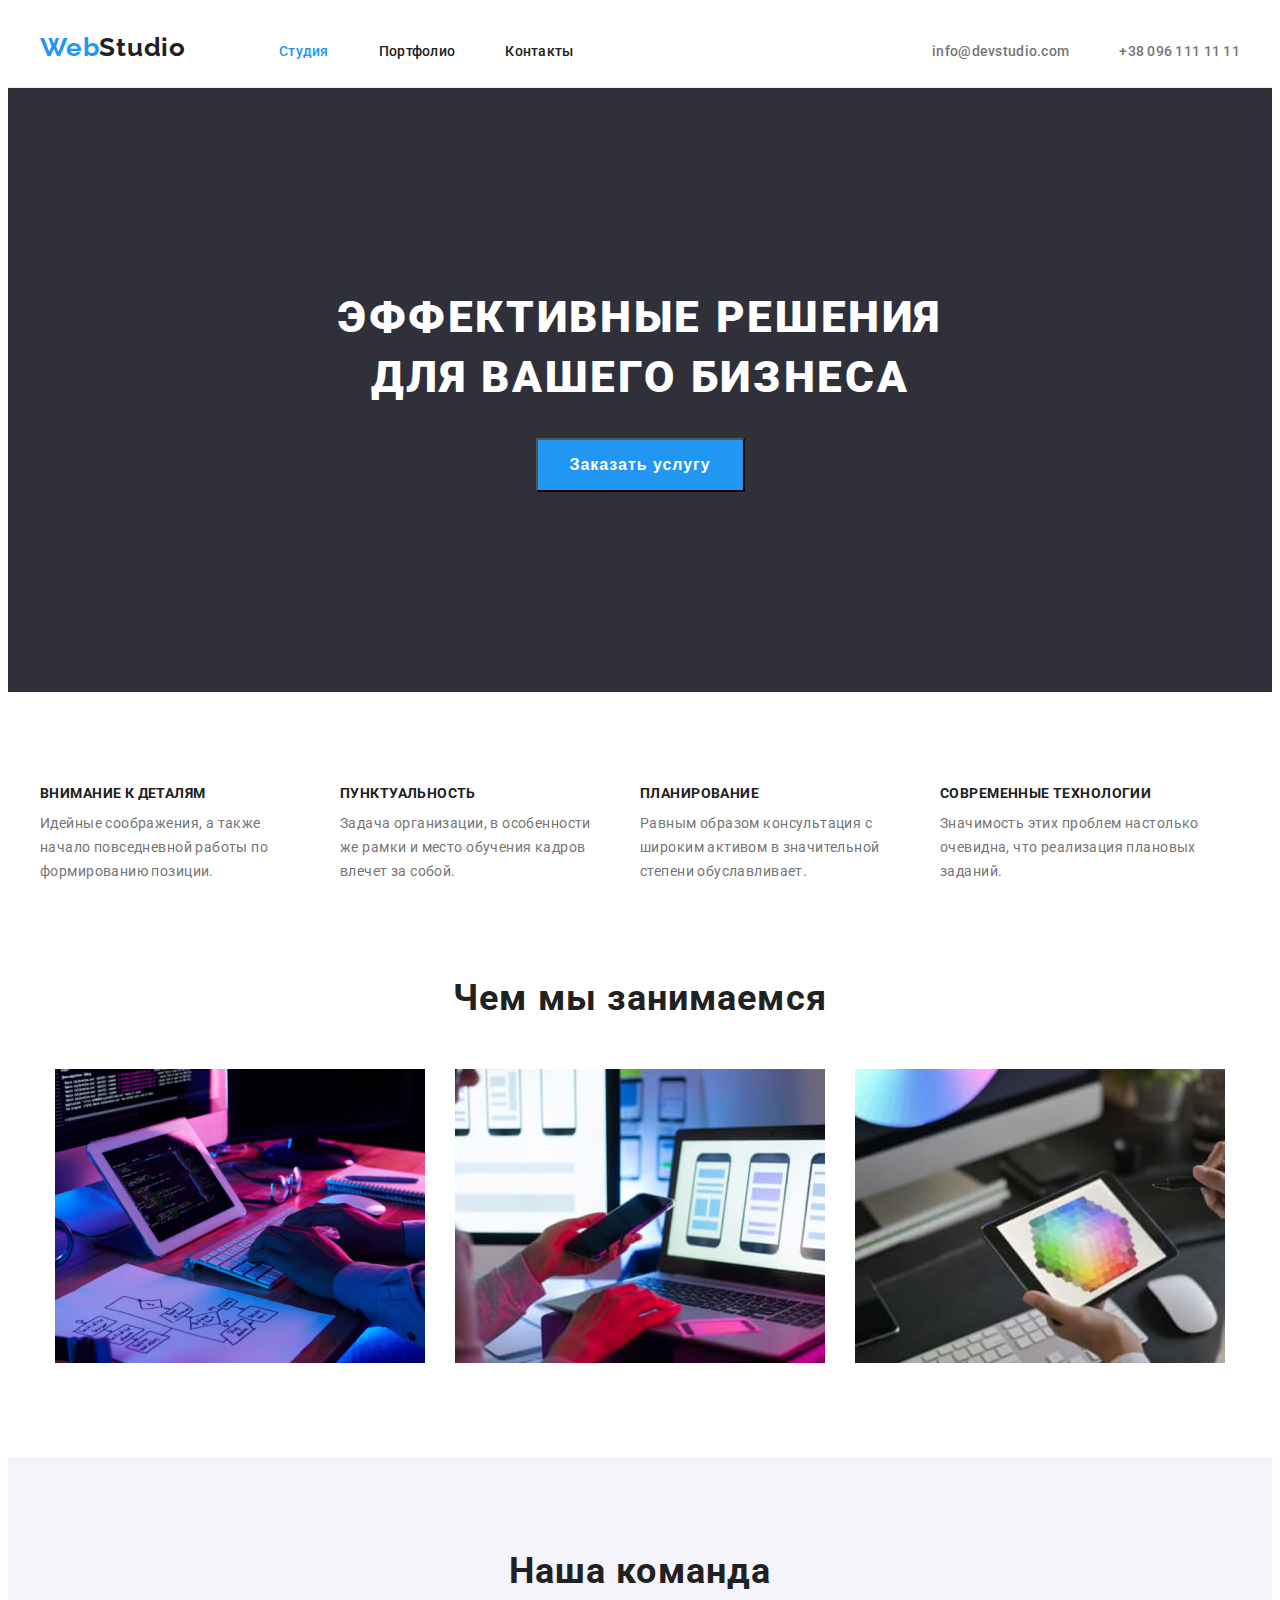
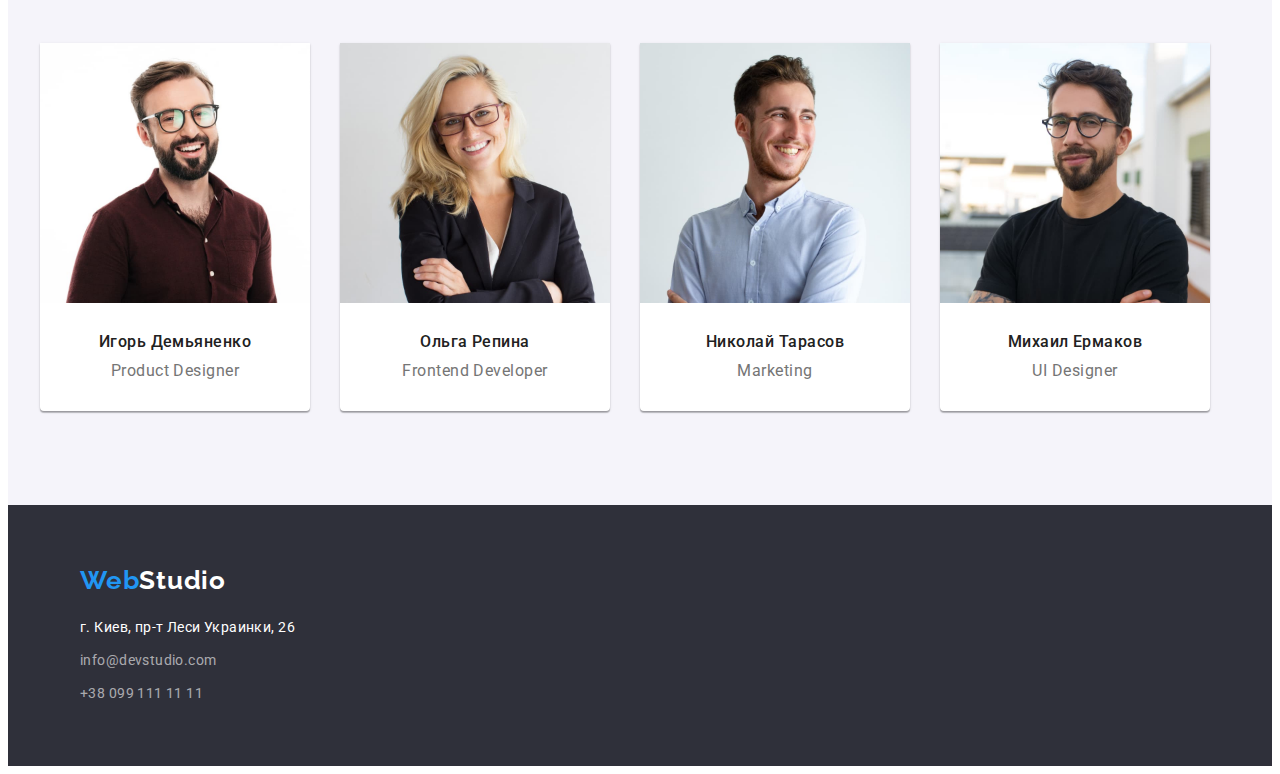
<file: index.html>
<!DOCTYPE html>
<html lang="ru">

<head>
    <meta charset="UTF-8">
    <meta http-equiv="X-UA-Compatible" content="IE=edge">
    <meta name="viewport" content="width=device-width, initial-scale=1.0">
    <title>Web Studio</title>
    <!-- Custom styles start -->
    <link rel="stylesheet" href="./CSS/styles.css">
    <!-- Custom styles end -->
    <!-- fonts start -->
    <link rel="preconnect" href="https://fonts.googleapis.com">
    <link rel="preconnect" href="https://fonts.gstatic.com" crossorigin>
    <link
        href="https://fonts.googleapis.com/css2?family=Raleway:wght@700&family=Roboto:wght@400;500;700;900&display=swap"
        rel="stylesheet">
    <!-- fonts end-->
    <!-- Normalizer start -->
    <link rel="stylesheet" href="https://cdnjs.cloudflare.com/ajax/libs/modern-normalize/1.1.0/modern-normalize.min.css"
        integrity="sha512-wpPYUAdjBVSE4KJnH1VR1HeZfpl1ub8YT/NKx4PuQ5NmX2tKuGu6U/JRp5y+Y8XG2tV+wKQpNHVUX03MfMFn9Q=="
        crossorigin="anonymous" referrerpolicy="no-referrer" />
    <!-- Normalizer end -->
</head>

<body>
    <!-- Секція Шапка -->
    <header class="header">
        <div class="container header-container">
            <a class="logo header-logo link" href="./index.html">Web<span class="header-span">Studio</span></a>
            <nav class="nav-header">
                <ul class="header-list list">
                    <li class="header-list-item">
                        <a class="link header-link current" href="index.html">Студия</a>
                    </li>
                    <li class="header-list-item">
                        <a class="link header-link" href="portfolio.html">Портфолио</a>
                    </li>
                    <li class="header-list-item">
                        <a class="link header-link" href="Контакты">Контакты</a>
                    </li>
                </ul>
            </nav>
            <ul class="contact-list list">
                <li>
                    <a class="link header-contact-mail" href="mailto:info@devstudio.com">info@devstudio.com</a>
                </li>
                <li>
                    <a class="link header-contact-tel" href="tel:+380961111111">+38 096 111 11 11</a>
                </li>
            </ul>

        </div>
    </header>
    <!-- Основний контент -->
    <main>
        <!-- Герой -->
        <section class="hero">
            <div class="container">
                <h1 class="hero-title">
                    Эффективные решения для вашего бизнеса
                </h1>
                <button type="button" class="btn hero-btn">Заказать услугу</button>
            </div>
        </section>
        <!-- Переваги сайту -->
        <section class="benefits">
            <div class="container">
                <ul class="benefits-list list">
                    <li class="link benefits-link">
                        <h3 class="benefits-title">Внимание к деталям</h3>
                        <p class="text benefits-text">
                            Идейные соображения, а также начало повседневной работы по формированию позиции.
                        </p>
                    </li>

                    <li class="link benefits-link">
                        <h3 class="benefits-title">Пунктуальность</h3>
                        <p class="text benefits-text">
                            Задача организации, в особенности же рамки и место обучения кадров влечет за собой.
                        </p>
                    </li>

                    <li class="link benefits-link">
                        <h3 class="benefits-title">Планирование</h3>
                        <p class="text benefits-text">
                            Равным образом консультация с широким активом в значительной степени обуславливает.
                        </p>
                    </li>

                    <li class="link benefits-link">
                        <h3 class="benefits-title">Современные технологии</h3>
                        <p class="text benefits-text">
                            Значимость этих проблем настолько очевидна, что реализация плановых заданий.
                        </p>
                    </li>

                </ul>
            </div>
        </section>
        <!-- Чим ми займаємось -->
        <section class="about">
            <div class="container">
                <h2 class="title about-title">
                    Чем мы занимаемся
                </h2>
                <ul class="about-list list">
                    <li class="photo about-photo"><img src="./images/page1/body/main/what_we_are_doing/img.jpg"
                            alt="верстка" width="370" height="294"></li>
                    <li class="photo about-photo"><img src="./images/page1/body/main/what_we_are_doing/img1.jpg"
                            alt="дизайн" width="370" height="294"></li>
                    <li class="photo about-photo"><img src="./images/page1/body/main/what_we_are_doing/img3.jpg"
                            alt="зовнішнє оформлення" width="370" height="294"></li>
                </ul>
            </div>
        </section>
        <!-- Наша команда -->
        <section class="team">
            <div class="container">
                <h2 class="title team-title">
                    Наша команда
                </h2>
                <ul class="team-list list">
                    <li class="workers">
                        <img src="./images/page1/body/main/about_team/img4.jpg" alt="працівник 1" width="270"
                            height="260">
                        <div class="workers-container">
                            <h3 class="workers-name">Игорь Демьяненко</h3>
                            <p class="workers-descr" lang="en"> Product Designer</p>
                        </div>
                    </li>
                    <li class="workers">
                        <img src="./images/page1/body/main/about_team/img5.jpg" alt="працівник 2" width="270"
                            height="260">
                        <div class="workers-container">
                            <h3 class="workers-name">Ольга Репина</h3>
                            <p class="workers-descr" lang="en">Frontend Developer</p>
                        </div>
                    </li>
                    <li class="workers">
                        <img src="./images/page1/body/main/about_team/img6.jpg" alt="працівник 3" width="270"
                            height="260">
                        <div class="workers-container">
                            <h3 class="workers-name">Николай Тарасов</h3>
                            <p class="workers-descr" lang="en">Marketing</p>
                        </div>
                    </li>
                    <li class="workers">
                        <img src="./images/page1/body/main/about_team/img7.jpg" alt="працівник 4" width="270"
                            height="260">
                        <div class="workers-container">
                            <h3 class="workers-name">Михаил Ермаков</h3>
                            <p class="workers-descr" lang="en">UI Designer</p>
                        </div>
                    </li>
                </ul>
            </div>
        </section>
    </main>
    <!-- Секція футер-->
    <footer class="footer">
        <div class="container">
            <div class="footer-bg">
                <a class="footer-logo" href="./index.html">Web<span class="footer-span">Studio</span></a>
                <address class="address">
                    <ul class="address-list list">
                        <li class="address-descr"><a class="link address-loc" href="https://bit.ly/3pXMvUd"
                                target="_blank" rel="noopener noreferrer">
                                г. Киев, пр-т Леси Украинки, 26</a></li>
                        <li class="address-descr"><a class="link address-info"
                                href="mailto:info@devstudio.com">info@devstudio.com</a></li>
                        <li class="address-descr"><a class="link address-info" href="tel:+380991111111">+38 099 111 11
                                11</a></li>
                    </ul>
                </address>
            </div>
        </div>
    </footer>
</body>

</html>
</file>
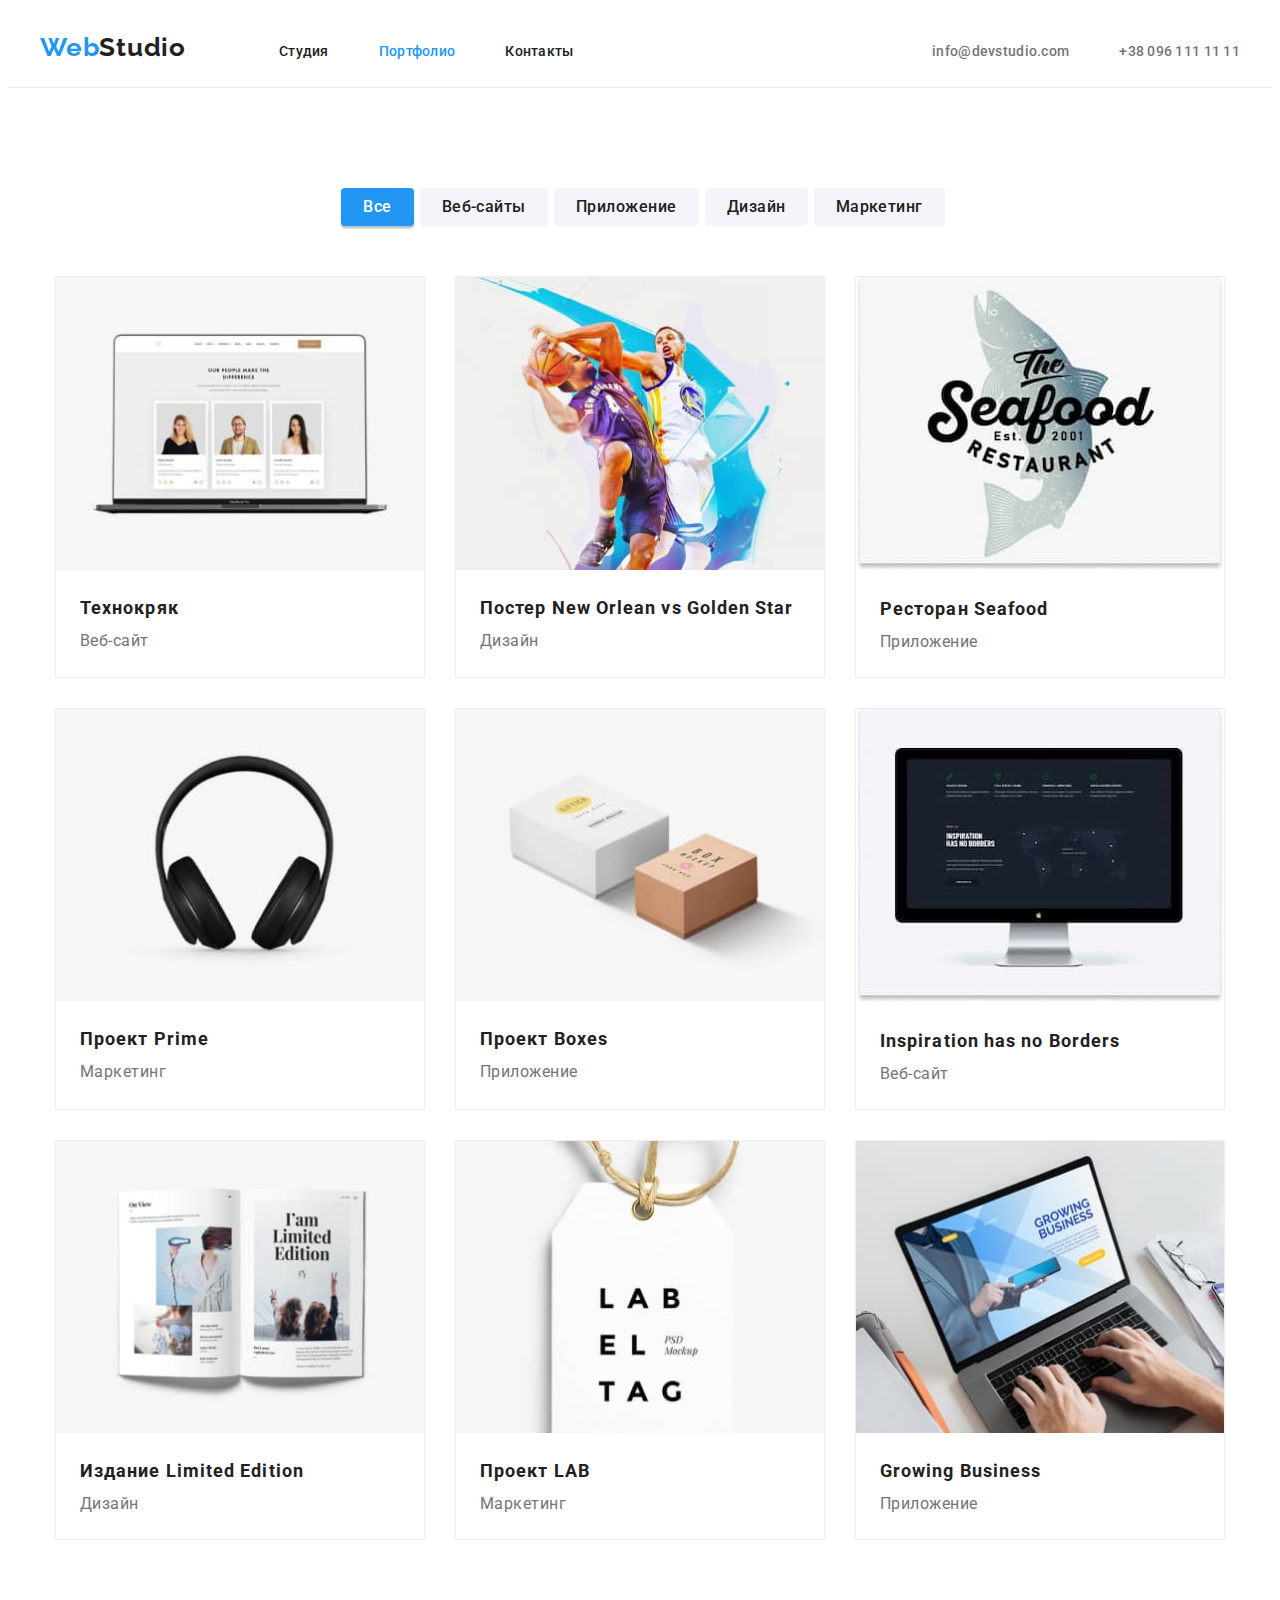
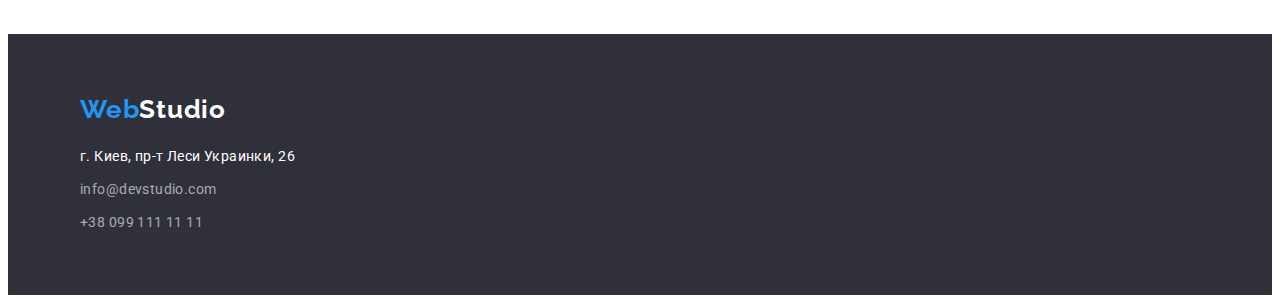
<file: portfolio.html>
<!DOCTYPE html>
<html lang="ru">

<head>
    <meta charset="UTF-8">
    <meta http-equiv="X-UA-Compatible" content="IE=edge">
    <meta name="viewport" content="width=device-width, initial-scale=1.0">
    <title>Web Studio</title>
    <!-- custom styles start -->
    <link rel="stylesheet" href="./CSS/styles.css">
    <!-- custom styles end -->
    <!-- fonts start -->
    <link rel="preconnect" href="https://fonts.googleapis.com">
    <link rel="preconnect" href="https://fonts.gstatic.com" crossorigin>
    <link
        href="https://fonts.googleapis.com/css2?family=Raleway:wght@700&family=Roboto:wght@400;500;700;900&display=swap"
        rel="stylesheet">
    <!-- fonts end-->
    <!--Normalizer start -->
    <link rel="stylesheet" href="https://cdnjs.cloudflare.com/ajax/libs/modern-normalize/1.1.0/modern-normalize.min.css"
        integrity="sha512-wpPYUAdjBVSE4KJnH1VR1HeZfpl1ub8YT/NKx4PuQ5NmX2tKuGu6U/JRp5y+Y8XG2tV+wKQpNHVUX03MfMFn9Q=="
        crossorigin="anonymous" referrerpolicy="no-referrer" />
    <!-- Normalizer end -->
</head>

<body>

    <header class="header">
        <div class="container header-container">
            <a class="logo header-logo link" href="./index.html">Web<span class="header-span">Studio</span></a>
            <nav class="nav-header">
                <ul class="header-list list">
                    <li class="header-list-item">
                        <a class="link header-link" href="index.html">Студия</a>
                    </li>
                    <li class="header-list-item">
                        <a class="link header-link current" href="portfolio.html">Портфолио</a>
                    </li>
                    <li class="header-list-item">
                        <a class="link header-link" href="Контакты">Контакты</a>
                    </li>
                </ul>
            </nav>
            <ul class="contact-list list">
                <li>
                    <a class="link header-contact-mail" href="mailto:info@devstudio.com">info@devstudio.com</a>
                </li>
                <li>
                    <a class="link header-contact-tel" href="tel:+380961111111">+38 096 111 11 11</a>
                </li>
            </ul>

        </div>
    </header>

    <main>
        <section class="main-content">
            <div class="container">
                <ul class="btns-container">
                    <li class="btns-list">
                        <button class="nav-btns current-btn" type="button">Все</button>
                    </li>
                    <li>
                        <button class="nav-btns" type="button">Веб-сайты</button>
                    </li>
                    <li>
                        <button class="nav-btns" type="button">Приложение</button>
                    </li>
                    <li>
                        <button class="nav-btns" type="button">Дизайн</button>
                    </li>
                    <li>
                        <button class="nav-btns" type="button">Маркетинг</button>
                    </li>
                </ul>

                <ul class="photo-container">
                    <li class="photo-list list">
                        <img src="./images/page2/img1.jpg" alt="">
                        <div class="descr-container">
                            <h3 class="photo-title">Технокряк</h3>
                            <p class="photo-descr">Веб-сайт</p>
                        </div>
                    </li>

                    <li class="photo-list list">
                        <img src="./images/page2/img2.jpg" alt="">
                        <div class="descr-container">
                            <h3 class="photo-title">Постер New Orlean vs Golden Star</h3>
                            <p class="photo-descr">Дизайн</p>
                        </div>
                    </li>

                    <li class="photo-list list">
                        <img src="./images/page2/img3.jpg" alt="">
                        <div class="descr-container">
                            <h3 class="photo-title">Ресторан Seafood</h3>
                            <p class="photo-descr">Приложение</p>
                        </div>
                    </li>

                    <li class="photo-list list">
                        <img src="./images/page2/img4.jpg" alt="">
                        <div class="descr-container">
                            <h3 class="photo-title">Проект Prime</h3>
                            <p class="photo-descr">Маркетинг</p>
                        </div>
                    </li>

                    <li class="photo-list list">
                        <img src="./images/page2/img5.jpg" alt="">
                        <div class="descr-container">
                            <h3 class="photo-title">Проект Boxes</h3>
                            <p class="photo-descr">Приложение</p>
                        </div>
                    </li>

                    <li class="photo-list list">
                        <img src="./images/page2/img6.jpg" alt="">
                        <div class="descr-container">
                            <h3 class="photo-title">Inspiration has no Borders</h3>
                            <p class="photo-descr">Веб-сайт</p>
                        </div>
                    </li>

                    <li class="photo-list list">
                        <img src="./images/page2/img7.jpg" alt="">
                        <div class="descr-container">
                            <h3 class="photo-title">Издание Limited Edition</h3>
                            <p class="photo-descr">Дизайн</p>
                        </div>
                    </li>

                    <li class="photo-list list">
                        <img src="./images/page2/img8.jpg" alt="">
                        <div class="descr-container">
                            <h3 class="photo-title">Проект LAB</h3>
                            <p class="photo-descr">Маркетинг</p>
                        </div>
                    </li>

                    <li class="photo-list list">
                        <img src="./images/page2/img9.jpg" alt="">
                        <div class="descr-container">
                            <h3 class="photo-title">Growing Business</h3>
                            <p class="photo-descr">Приложение</p>
                        </div>
                    </li>
                </ul>
            </div>
        </section>

    </main>

    <footer class="footer">
        <div class="container">
            <div class="footer-bg">
                <a class="footer-logo" href="./index.html">Web<span class="footer-span">Studio</span></a>
                <address class="address">
                    <ul class="address-list list">
                        <li class="address-descr"><a class="link address-loc" href="https://bit.ly/3pXMvUd"
                                target="_blank" rel="noopener noreferrer">
                                г. Киев, пр-т Леси Украинки, 26</a></li>
                        <li class="address-descr"><a class="link address-info"
                                href="mailto:info@devstudio.com">info@devstudio.com</a></li>
                        <li class="address-descr"><a class="link address-info" href="tel:+380991111111">+38 099 111 11
                                11</a></li>
                    </ul>
                </address>
            </div>
        </div>
    </footer>

</body>


</html>
</file>
<file: CSS/styles.css>
:root {
    /* fonts */
    --main-font: *Roboto*;
    --secondaty-font:
        font-family: 'Raleway', sans-serif;
    font-family: 'Roboto', sans-serif;

    /* text color*/
    --main-color: #212121;
    --second-color: #757575;
    --third-color: #2196F3;

    /*bg-color*/
    --bg-color-one: #2F303A;
    --bg-color-second: #2196F3;
    /*others */
}

/* COOMON STYLES START */

body {
    font-family: 'Roboto';
    font-style: normal;
}

/* Reset */
h1,
h2,
h3,
h4,
p {
    margin: 0px;
}

img {
    display: block;
    max-width: 100%;
    height: auto;
}

/*reset*/

.link {
    text-decoration: none;

}

.list {
    list-style: none;
    display: flex;
    font-family: 'Roboto';
    font-style: normal;
    margin: 0px;
}

/* COOMON STYLES END */
.header {
    padding-top: 24px;
    padding-bottom: 24px;
    border-bottom: 1px solid #ECECEC;
}

.header-container {
    display: flex;
    align-items: baseline;
    justify-content: center;
}

.header-logo {
    font-family: 'Raleway';
    font-weight: 700;
    font-size: 26px;
    line-height: 1.2;
    letter-spacing: 0.03em;
    color: var(--third-color);
    display: flex;
    margin-right: 93px;

}

.header-span {
    color: var(--main-color)
}

.header-list {
    padding-left: 0px;
}

.header-list-item:not(:last-child) {
    margin-right: 50px;
}

.contact-list {
    margin-left: auto;
}

.header-link {
    color: var(--main-color);
    font-weight: 500;
    font-size: 14px;
    line-height: 1.14;
    letter-spacing: 0.02em;
}

.current {
    color: #2196F3
}

.header-contact-tel {
    color: var(--second-color);
    font-weight: 500;
    font-size: 14px;
    line-height: 1.14;
    letter-spacing: 0.02em;
    margin-left: 50px;
}

.header-contact-mail {
    font-family: 'Roboto';
    font-style: normal;
    font-weight: 500;
    font-size: 14px;
    line-height: 1.14;
    letter-spacing: 0.02em;
    color: #757575;
}

.link:active {
    color: var(--third-color);
}

.header-link:hover,
.header-link:focus {
    font-weight: 500;
    font-size: 14px;
    line-height: 1.14;
    letter-spacing: 0.02em;
    color: #188CE8;
}

.hero {
    background-color: var(--bg-color-one);
    padding-top: 200px;
    padding-bottom: 200px;
    display: flex;
    flex-direction: column;
    align-items: center;
    justify-content: center;
}

.hero-title {
    font-family: 'Roboto';
    font-style: normal;
    width: 696px;
    font-weight: 900;
    font-size: 44px;
    line-height: 1.36;
    text-align: center;
    letter-spacing: 0.06em;
    text-transform: uppercase;
    color: #FFFFFF;
    margin-left: auto;
    margin-right: auto;
    margin-bottom: 30px;
}

.hero-btn {
    background-color: var(--bg-color-second);
    color: #FFFFFF;
    font-weight: 700;
    font-size: 16px;
    line-height: 1.87;
    letter-spacing: 0.06em;
    margin-left: auto;
    margin-right: auto;
    padding: 10px 32px;
    display: flex;
}

.benefits {
    padding: 94px 0px;
}

.benefits-list {
    display: flex;
    padding-left: 0px;
}

.benefits-link {
    padding-right: 30px;
}

.benefits-title {
    font-weight: 700;
    font-size: 14px;
    line-height: 1.14;
    letter-spacing: 0.03em;
    text-transform: uppercase;
    color: var(--main-color);
    margin-bottom: 10px;
}

.benefits-text {
    font-weight: 400;
    font-size: 14px;
    line-height: 1.71;
    letter-spacing: 0.03em;
    color: var(--second-color);
    width: 270px;
}

.about {
    padding-bottom: 94px;
    display: flex;
    justify-content: center;
    flex-direction: column;
}

.about-title {
    font-weight: 700;
    font-size: 36px;
    line-height: 1.16;
    text-align: center;
    letter-spacing: 0.03em;
    color: var(--main-color);
    margin-bottom: 50px;
}

.about-photo {
    display: flex;
    align-items: center;
    flex-direction: column;
}

.about-photo:not(:last-child) {
    padding-right: 30px;
}

.about-list {
    display: flex;
    justify-content: center;
    padding-left: 0px;
}

.team {
    padding: 94px 0px;
    background: #F5F4FA;
    display: flex;
    align-items: center;
    justify-content: center;
    flex-direction: column;
}

.team-title {
    font-weight: 700;
    font-size: 36px;
    line-height: 1.16;
    text-align: center;
    letter-spacing: 0.03em;
    color: var(--main-color);
    margin-bottom: 50px;
}

.team-list {
    display: flex;
    padding-left: 0px;
}

.workers {
    background: #FFFFFF;
    box-shadow: 0px 1px 3px rgba(0, 0, 0, 0.12), 0px 1px 1px rgba(0, 0, 0, 0.14), 0px 2px 1px rgba(0, 0, 0, 0.2);
    border-radius: 0px 0px 4px 4px;
    align-items: center;
    flex-direction: column;
}

.workers:not(:last-child) {
    margin-right: 30px;
}
.workers-container {
    padding: 30px 0px 30px 0px;
}
.workers-name {
    font-weight: 500;
    font-size: 16px;
    line-height: 1.18;
    text-align: center;
    letter-spacing: 0.03em;
    color: var(--main-color);
    margin-bottom: 10px;
}

.workers-descr {
    font-weight: 400;
    font-size: 16px;
    line-height: 1.18;
    text-align: center;
    letter-spacing: 0.03em;
    color: var(--second-color);
}

.footer {
    background: var(--bg-color-one);
    padding: 60px 0px;
}

.footer-bg {
    display: flex;
    flex-direction: column;
    margin-right: auto;
}

.footer-logo {
    font-family: 'Raleway';
    font-style: normal;
    text-decoration: none;
    font-weight: 700;
    font-size: 26px;
    line-height: 1.19;
    letter-spacing: 0.03em;
    color: var(--third-color);
    padding-left: 40px;
    margin-bottom: 20px;
}

.footer-span {
    color: white;
}

.address-list {
    display: flex;
    flex-direction: column;

}

.address-loc {
    font-weight: 400;
    font-size: 14px;
    line-height: 1.71;
    letter-spacing: 0.03em;
    color: #FFFFFF;
}

.address-info {
    font-weight: 400;
    font-size: 14px;
    line-height: 1.71;
    letter-spacing: 0.03em;
    color: rgba(255, 255, 255, 0.6);
}

.address-descr:not(:last-child) {
    text-decoration: none;
    list-style: none;
    margin-bottom: 9px;
}

/*  PAGE NUMBER 2  */

.main-content {
    display: flex;
    flex-wrap: wrap;
    justify-content: center;
    padding: 100px 0px 94px 0px;
}

.btns-container {
    list-style: none;
    display: flex;
    justify-content: center;
    margin: 0px;
    padding: 0px;
}

.btns-list {
    display: flex;
    align-items: center;
}

.nav-btns:hover,
.nav-btns:focus {
    font-family: 'Roboto';
    font-weight: 500;
    font-size: 16px;
    line-height: 1.62;
    text-align: center;
    letter-spacing: 0.03em;
    color: #FFFFFF;
    background: var(--bg-color-second);
    box-shadow: 0px 3px 1px rgba(0, 0, 0, 0.1), 0px 1px 2px rgba(0, 0, 0, 0.08), 0px 2px 2px rgba(0, 0, 0, 0.12);
    border-radius: 4px;
}

.nav-btns {
    background: #F5F4FA;
    border-radius: 4px;
    font-family: 'Roboto';
    font-style: normal;
    font-weight: 500;
    font-size: 16px;
    line-height: 1.6;
    text-align: center;
    letter-spacing: 0.03em;
    color: var(--main-color);
    border-color: #F5F4FA;
    padding: 6px 22px;
    border: 0px;
    margin-left: 6px;
}

.photo-container {
    display: flex;
    flex-wrap: wrap;
    justify-content: center;
    padding-left: 0px;
    margin: 50px 0px 0px 0px;
}

.photo-list {
    width: 370px;
    box-sizing: border-box;
    background: #FFFFFF;
    border: 1px solid #EEEEEE;
    flex-direction: column;
    margin-right: 30px;
}

.photo-list:nth-child(3n+3) {
    margin-right: 0px;
}

.photo-list:nth-child(n+4) {
    margin-top: 30px;
}
.descr-container {
    padding: 20px 24px;
}
.photo-title {
    font-weight: 700;
    font-size: 18px;
    line-height: 2;
    letter-spacing: 0.06em;
    color: var(--main-color);
    display: flex;
}

.photo-descr {
    font-weight: 400;
    font-size: 16px;
    line-height: 1.87;
    letter-spacing: 0.03em;
    color: var(--second-color);
}

.current-btn {
    font-weight: 500;
    font-size: 16px;
    line-height: 1.62;
    text-align: center;
    letter-spacing: 0.03em;
    color: #FFFFFF;
    background: var(--bg-color-second);
    box-shadow: 0px 3px 1px rgba(0, 0, 0, 0.1), 0px 1px 2px rgba(0, 0, 0, 0.08), 0px 2px 2px rgba(0, 0, 0, 0.12);
    border-radius: 4px;
}

.container {
    width: 1200px;
    padding-left: 15px;
    padding-right: 15px;
    margin-left: auto;
    margin-right: auto;
}
</file>
